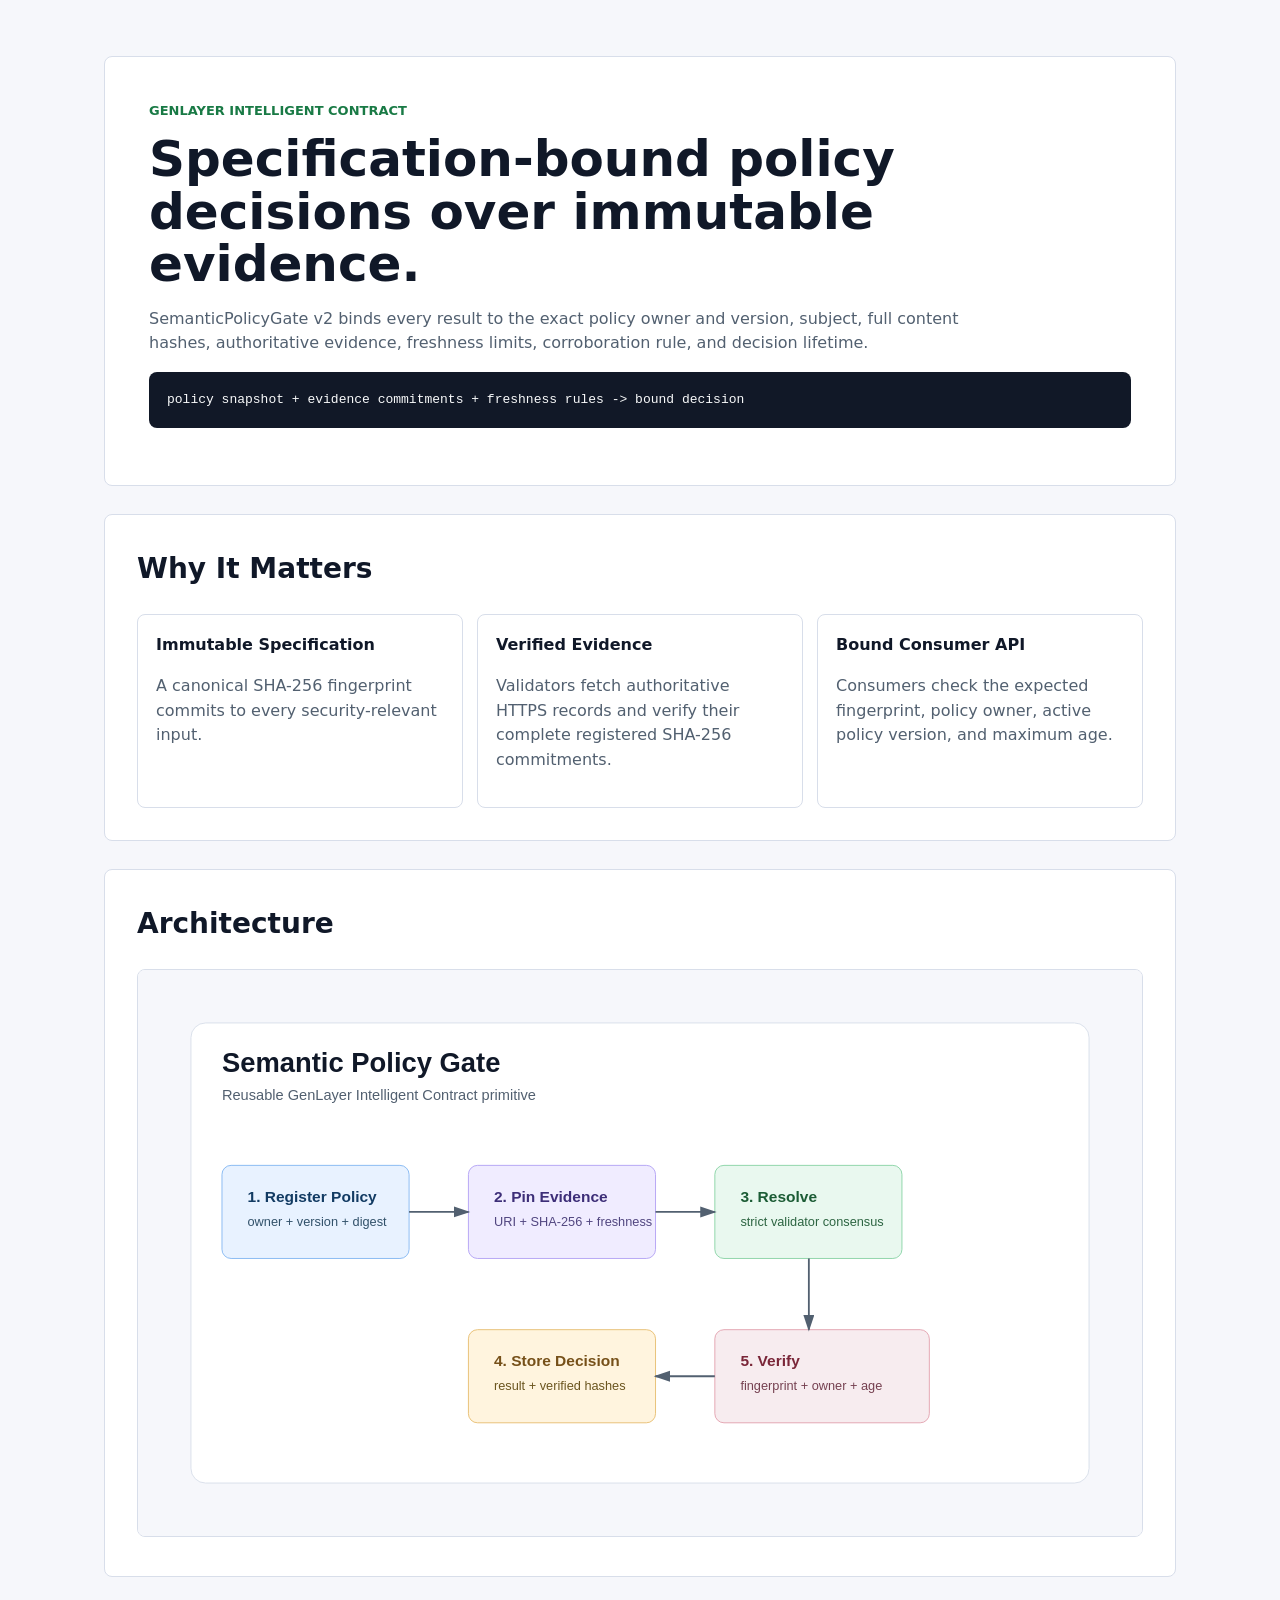
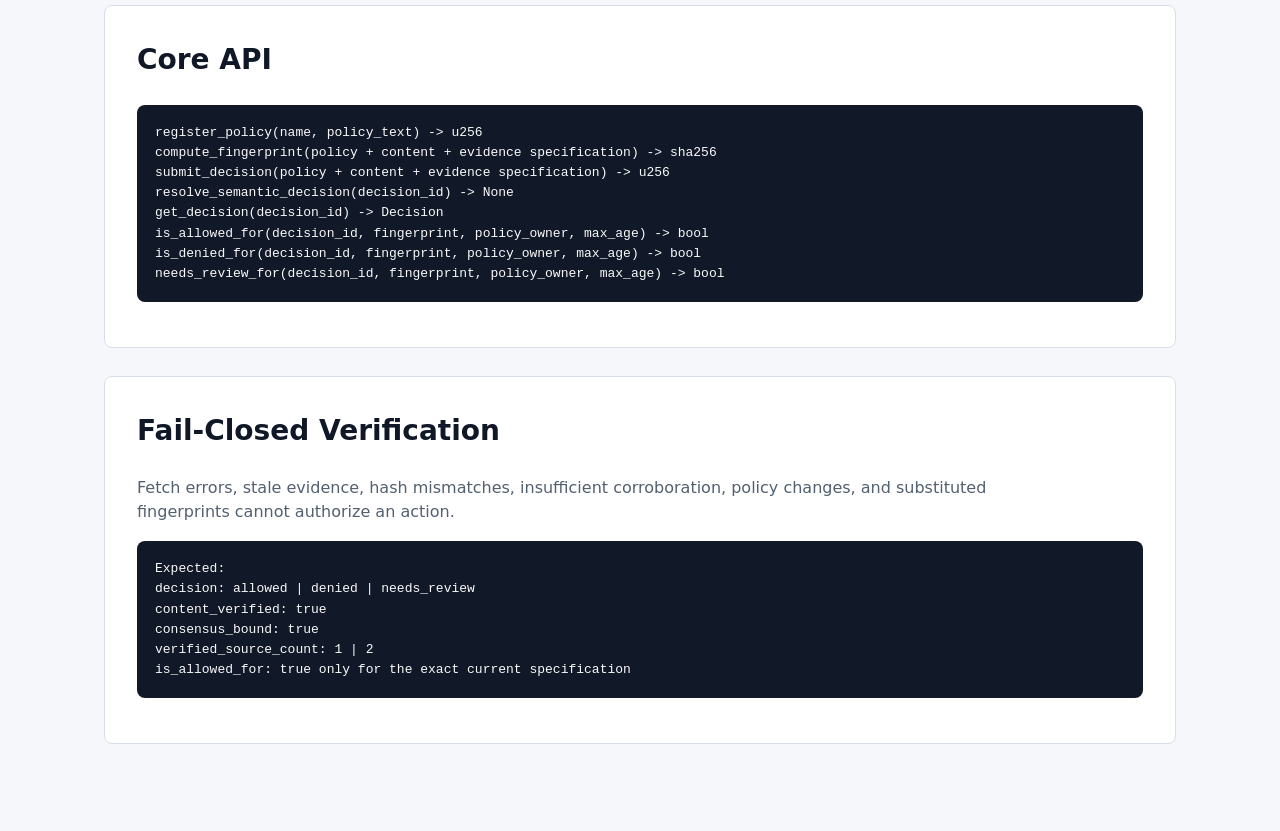
<file: docs/index.html>
<!doctype html>
<html lang="en">
  <head>
    <meta charset="utf-8">
    <meta name="viewport" content="width=device-width, initial-scale=1">
    <title>Semantic Policy Gate</title>
    <meta name="description" content="SemanticPolicyGate v2: specification-bound GenLayer policy decisions over authoritative, hash-pinned evidence.">
    <link rel="stylesheet" href="styles.css">
  </head>
  <body>
    <main class="shell">
      <section class="hero">
        <div class="eyebrow">GenLayer Intelligent Contract</div>
        <h1>Specification-bound policy decisions over immutable evidence.</h1>
        <p>
          SemanticPolicyGate v2 binds every result to the exact policy owner and version, subject, full content hashes, authoritative evidence, freshness limits, corroboration rule, and decision lifetime.
        </p>
        <pre><code>policy snapshot + evidence commitments + freshness rules -> bound decision</code></pre>
      </section>

      <section class="section">
        <h2>Why It Matters</h2>
        <div class="grid">
          <div class="card">
            <strong>Immutable Specification</strong>
            <p>A canonical SHA-256 fingerprint commits to every security-relevant input.</p>
          </div>
          <div class="card">
            <strong>Verified Evidence</strong>
            <p>Validators fetch authoritative HTTPS records and verify their complete registered SHA-256 commitments.</p>
          </div>
          <div class="card">
            <strong>Bound Consumer API</strong>
            <p>Consumers check the expected fingerprint, policy owner, active policy version, and maximum age.</p>
          </div>
        </div>
      </section>

      <section class="section">
        <h2>Architecture</h2>
        <img class="diagram" src="assets/architecture.svg" alt="Semantic Policy Gate architecture diagram">
      </section>

      <section class="section">
        <h2>Core API</h2>
        <pre><code>register_policy(name, policy_text) -> u256
compute_fingerprint(policy + content + evidence specification) -> sha256
submit_decision(policy + content + evidence specification) -> u256
resolve_semantic_decision(decision_id) -> None
get_decision(decision_id) -> Decision
is_allowed_for(decision_id, fingerprint, policy_owner, max_age) -> bool
is_denied_for(decision_id, fingerprint, policy_owner, max_age) -> bool
needs_review_for(decision_id, fingerprint, policy_owner, max_age) -> bool</code></pre>
      </section>

      <section class="section">
        <h2>Fail-Closed Verification</h2>
        <p>
          Fetch errors, stale evidence, hash mismatches, insufficient corroboration, policy changes, and substituted fingerprints cannot authorize an action.
        </p>
        <pre><code>Expected:
decision: allowed | denied | needs_review
content_verified: true
consensus_bound: true
verified_source_count: 1 | 2
is_allowed_for: true only for the exact current specification</code></pre>
      </section>
    </main>
  </body>
</html>
</file>
<file: docs/styles.css>
:root {
  --bg: #f6f7fb;
  --panel: #ffffff;
  --ink: #101828;
  --muted: #526070;
  --line: #d8deea;
  --accent: #1769aa;
}

* {
  box-sizing: border-box;
}

body {
  margin: 0;
  background: var(--bg);
  color: var(--ink);
  font-family: Inter, ui-sans-serif, system-ui, -apple-system, BlinkMacSystemFont, "Segoe UI", sans-serif;
  line-height: 1.55;
}

.shell {
  max-width: 1120px;
  margin: 0 auto;
  padding: 56px 24px 72px;
}

.hero {
  padding: 44px;
  border: 1px solid var(--line);
  border-radius: 8px;
  background: var(--panel);
}

.eyebrow {
  color: #197a45;
  font-size: 13px;
  font-weight: 800;
  text-transform: uppercase;
}

h1 {
  max-width: 920px;
  margin: 12px 0 16px;
  font-size: 50px;
  line-height: 1.05;
  letter-spacing: 0;
}

h2 {
  margin-top: 0;
  font-size: 28px;
}

p {
  color: var(--muted);
  max-width: 860px;
}

a {
  color: var(--accent);
  text-decoration: none;
}

a:hover {
  text-decoration: underline;
}

.section {
  margin-top: 28px;
  padding: 32px;
  border: 1px solid var(--line);
  border-radius: 8px;
  background: var(--panel);
}

.grid {
  display: grid;
  grid-template-columns: repeat(3, minmax(0, 1fr));
  gap: 14px;
}

.card {
  padding: 18px;
  border: 1px solid var(--line);
  border-radius: 8px;
}

.card strong {
  display: block;
  margin-bottom: 8px;
}

pre {
  overflow: auto;
  padding: 18px;
  border-radius: 8px;
  background: #111827;
  color: #f9fafb;
}

code {
  font-family: "SFMono-Regular", Consolas, "Liberation Mono", monospace;
  font-size: 13px;
}

.diagram {
  width: 100%;
  border: 1px solid var(--line);
  border-radius: 8px;
}

@media (max-width: 820px) {
  h1 {
    font-size: 36px;
  }

  .hero,
  .section {
    padding: 24px;
  }

  .grid {
    grid-template-columns: 1fr;
  }
}
</file>
